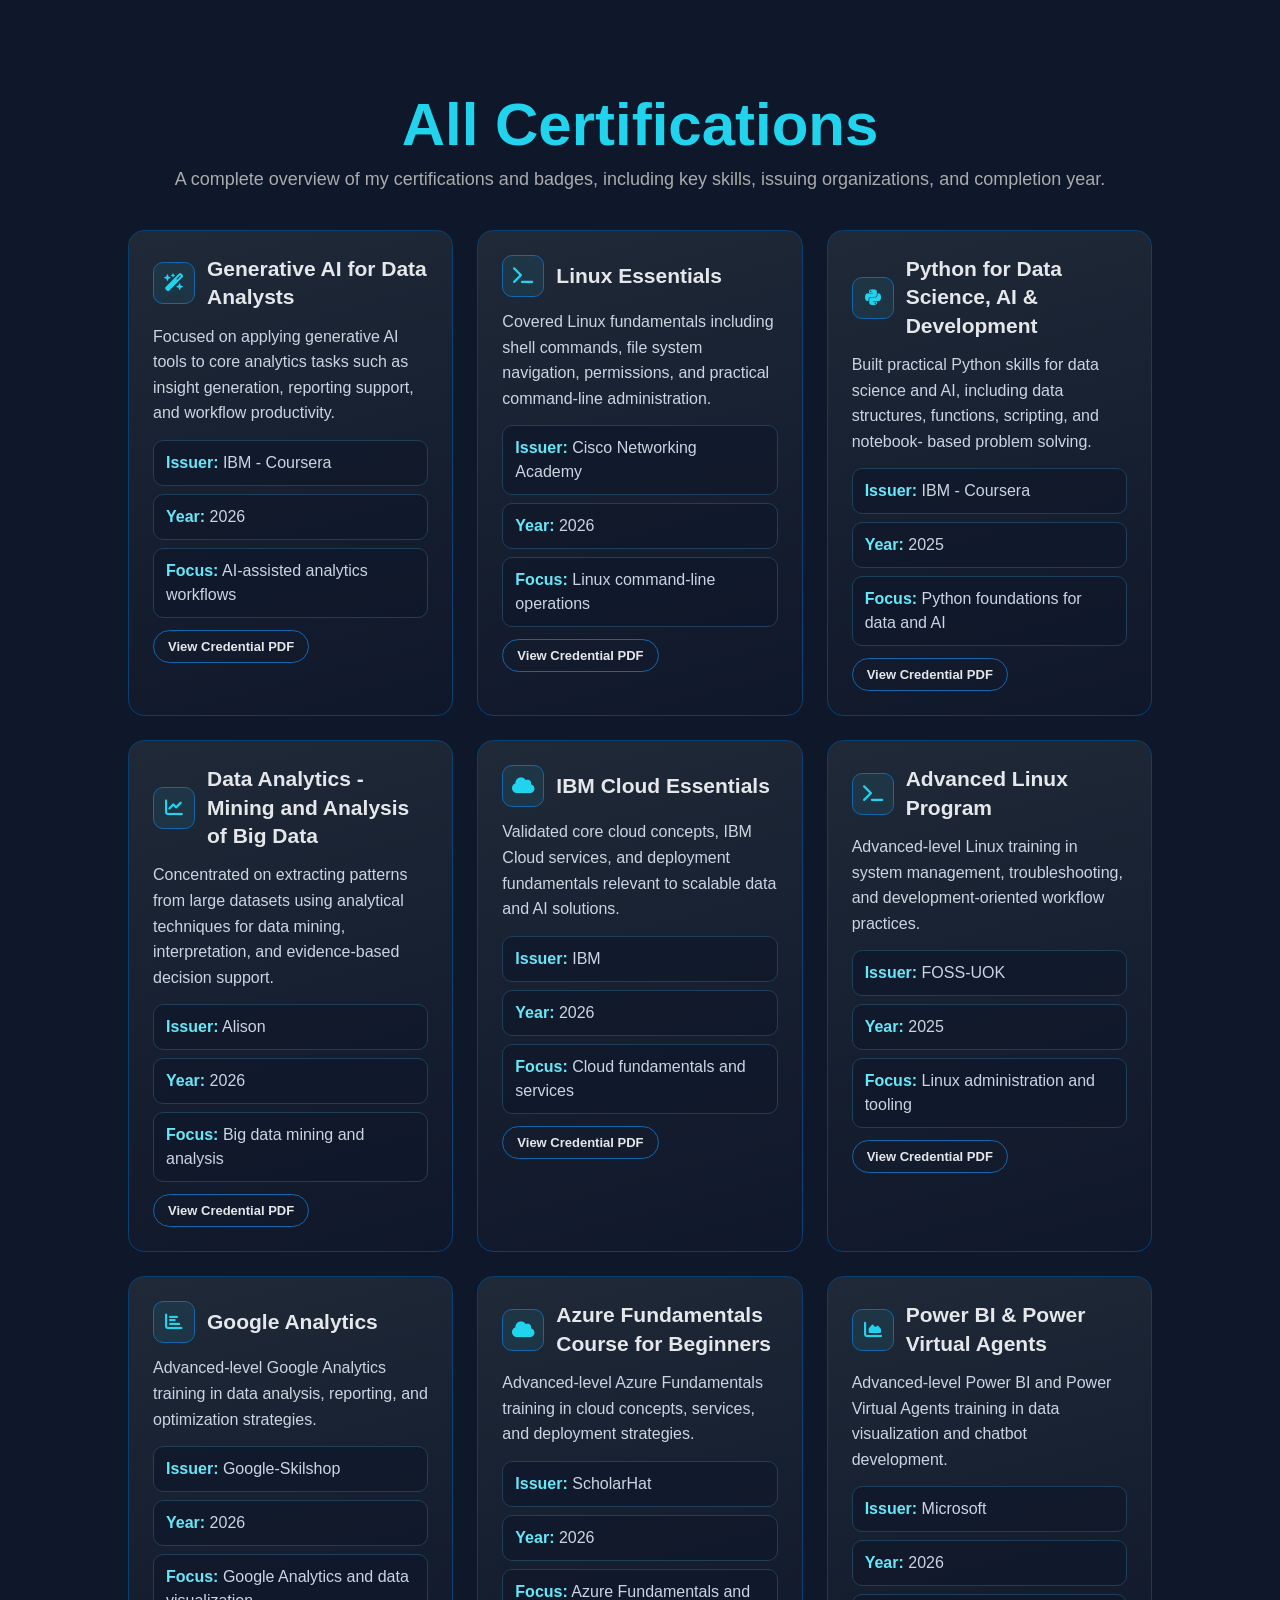
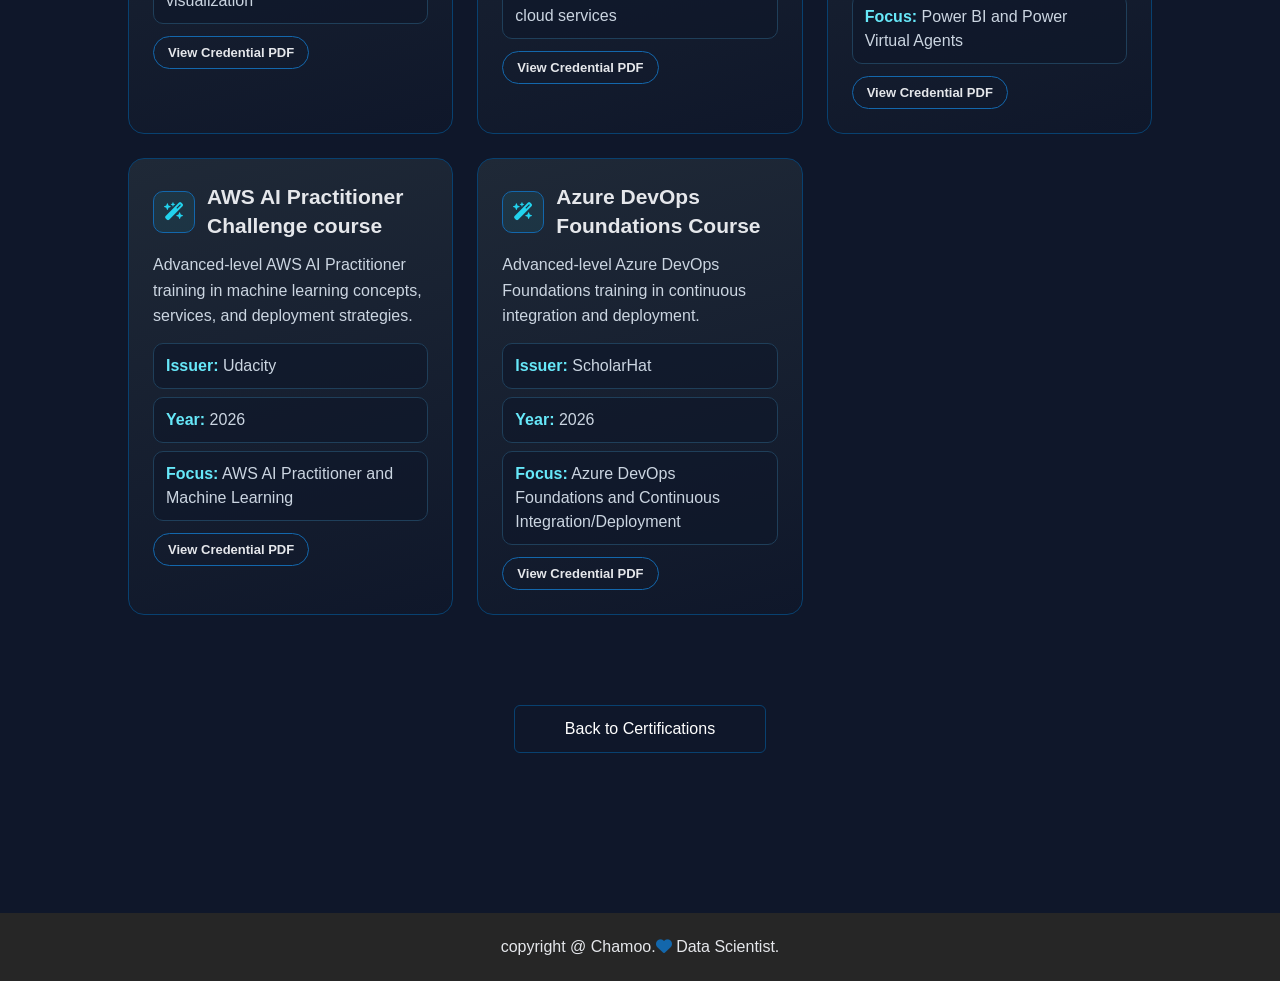
<file: certifications.html>
<!doctype html>
<html lang="en">
  <head>
    <meta charset="UTF-8" />
    <meta name="viewport" content="width=device-width, initial-scale=1.0" />
    <title>All Certifications | Chamodya Portfolio</title>
    <link rel="stylesheet" href="style.css" />
    <link
      rel="stylesheet"
      href="https://cdnjs.cloudflare.com/ajax/libs/font-awesome/6.5.1/css/all.min.css"
    />
  </head>
  <body class="works-page">
    <section id="all-certifications">
      <div class="container">
        <div class="all-works-header">
          <h1 class="sub-title">All Certifications</h1>
          <p class="all-works-subtitle">
            A complete overview of my certifications and badges, including key
            skills, issuing organizations, and completion year.
          </p>
        </div>

        <div class="detailed-work-list">
          <article class="detailed-work certificate-card">
            <div class="detailed-work-content">
              <div class="certificate-title">
                <i
                  class="fa-solid fa-wand-magic-sparkles"
                  aria-hidden="true"
                ></i>
                <h3>Generative AI for Data Analysts</h3>
              </div>
              <p>
                Focused on applying generative AI tools to core analytics tasks
                such as insight generation, reporting support, and workflow
                productivity.
              </p>
              <ul class="certificate-meta">
                <li><strong>Issuer:</strong> IBM - Coursera</li>
                <li><strong>Year:</strong> 2026</li>
                <li><strong>Focus:</strong> AI-assisted analytics workflows</li>
              </ul>
              <a
                class="credential-link"
                href="image/cer/Coursera%20data%20analytics.pdf"
                target="_blank"
                rel="noopener noreferrer"
              >
                View Credential PDF
              </a>
            </div>
          </article>

          <article class="detailed-work certificate-card">
            <div class="detailed-work-content">
              <div class="certificate-title">
                <i class="fa-solid fa-terminal" aria-hidden="true"></i>
                <h3>Linux Essentials</h3>
              </div>
              <p>
                Covered Linux fundamentals including shell commands, file system
                navigation, permissions, and practical command-line
                administration.
              </p>
              <ul class="certificate-meta">
                <li><strong>Issuer:</strong> Cisco Networking Academy</li>
                <li><strong>Year:</strong> 2026</li>
                <li><strong>Focus:</strong> Linux command-line operations</li>
              </ul>
              <a
                class="credential-link"
                href="image/cer/Linux_Essentials_certificate_wichamodya-gmail-com_d1fcda62-b8f0-4096-b018-f57a83b7edf5.pdf"
                target="_blank"
                rel="noopener noreferrer"
              >
                View Credential PDF
              </a>
            </div>
          </article>

          <article class="detailed-work certificate-card">
            <div class="detailed-work-content">
              <div class="certificate-title">
                <i class="fa-brands fa-python" aria-hidden="true"></i>
                <h3>Python for Data Science, AI & Development</h3>
              </div>
              <p>
                Built practical Python skills for data science and AI, including
                data structures, functions, scripting, and notebook- based
                problem solving.
              </p>
              <ul class="certificate-meta">
                <li><strong>Issuer:</strong> IBM - Coursera</li>
                <li><strong>Year:</strong> 2025</li>
                <li>
                  <strong>Focus:</strong> Python foundations for data and AI
                </li>
              </ul>
              <a
                class="credential-link"
                href="image/cer/Coursera%20python.pdf"
                target="_blank"
                rel="noopener noreferrer"
              >
                View Credential PDF
              </a>
            </div>
          </article>

          <article class="detailed-work certificate-card">
            <div class="detailed-work-content">
              <div class="certificate-title">
                <i class="fa-solid fa-chart-line" aria-hidden="true"></i>
                <h3>Data Analytics - Mining and Analysis of Big Data</h3>
              </div>
              <p>
                Concentrated on extracting patterns from large datasets using
                analytical techniques for data mining, interpretation, and
                evidence-based decision support.
              </p>
              <ul class="certificate-meta">
                <li><strong>Issuer:</strong> Alison</li>
                <li><strong>Year:</strong> 2026</li>
                <li><strong>Focus:</strong> Big data mining and analysis</li>
              </ul>
              <a
                class="credential-link"
                href="image/cer/Alison_Certificate-1663-56898956.pdf"
                target="_blank"
                rel="noopener noreferrer"
              >
                View Credential PDF
              </a>
            </div>
          </article>

          <article class="detailed-work certificate-card">
            <div class="detailed-work-content">
              <div class="certificate-title">
                <i class="fa-solid fa-cloud" aria-hidden="true"></i>
                <h3>IBM Cloud Essentials</h3>
              </div>
              <p>
                Validated core cloud concepts, IBM Cloud services, and
                deployment fundamentals relevant to scalable data and AI
                solutions.
              </p>
              <ul class="certificate-meta">
                <li><strong>Issuer:</strong> IBM</li>
                <li><strong>Year:</strong> 2026</li>
                <li><strong>Focus:</strong> Cloud fundamentals and services</li>
              </ul>
              <a
                class="credential-link"
                href="image/cer/IBM%20CC0103EN%20Certificate%20_%20IBM%20SkillsBuild.pdf"
                target="_blank"
                rel="noopener noreferrer"
              >
                View Credential PDF
              </a>
            </div>
          </article>

          <article class="detailed-work certificate-card">
            <div class="detailed-work-content">
              <div class="certificate-title">
                <i class="fa-solid fa-terminal" aria-hidden="true"></i>
                <h3>Advanced Linux Program</h3>
              </div>
              <p>
                Advanced-level Linux training in system management,
                troubleshooting, and development-oriented workflow practices.
              </p>
              <ul class="certificate-meta">
                <li><strong>Issuer:</strong> FOSS-UOK</li>
                <li><strong>Year:</strong> 2025</li>
                <li>
                  <strong>Focus:</strong> Linux administration and tooling
                </li>
              </ul>
              <a
                class="credential-link"
                href="image\cer\Free and Open-Source Software Community - University of Kelaniya - Advanced Linux Program - 2025-11-29.png"
                target="_blank"
                rel="noopener noreferrer"
              >
                View Credential PDF
              </a>
            </div>
          </article>
          <article class="detailed-work certificate-card">
            <div class="detailed-work-content">
              <div class="certificate-title">
                <i class="fa-solid fa-chart-bar" aria-hidden="true"></i>
                <h3>Google Analytics</h3>
              </div>
              <p>
                Advanced-level Google Analytics training in data analysis,
                reporting, and optimization strategies.
              </p>
              <ul class="certificate-meta">
                <li><strong>Issuer:</strong> Google-Skilshop</li>
                <li><strong>Year:</strong> 2026</li>
                <li>
                  <strong>Focus:</strong> Google Analytics and data
                  visualization
                </li>
              </ul>
              <a
                class="credential-link"
                href="image\cer\googleanalytics.pdf"
                target="_blank"
                rel="noopener noreferrer"
              >
                View Credential PDF
              </a>
            </div>
          </article>
          <article class="detailed-work certificate-card">
            <div class="detailed-work-content">
              <div class="certificate-title">
                <i class="fa-solid fa-cloud" aria-hidden="true"></i>
                <h3>Azure Fundamentals Course for Beginners</h3>
              </div>
              <p>
                Advanced-level Azure Fundamentals training in cloud concepts,
                services, and deployment strategies.
              </p>
              <ul class="certificate-meta">
                <li><strong>Issuer:</strong> ScholarHat</li>
                <li><strong>Year:</strong> 2026</li>
                <li>
                  <strong>Focus:</strong> Azure Fundamentals and cloud services
                </li>
              </ul>
              <a
                class="credential-link"
                href="image\cer\Azure Fundamentals Course for Beginners.pdf"
                target="_blank"
                rel="noopener noreferrer"
              >
                View Credential PDF
              </a>
            </div>
          </article>
          <article class="detailed-work certificate-card">
            <div class="detailed-work-content">
              <div class="certificate-title">
                <i class="fa-solid fa-chart-area" aria-hidden="true"></i>
                <h3>Power BI & Power Virtual Agents</h3>
              </div>
              <p>
                Advanced-level Power BI and Power Virtual Agents training in
                data visualization and chatbot development.
              </p>
              <ul class="certificate-meta">
                <li><strong>Issuer:</strong> Microsoft</li>
                <li><strong>Year:</strong> 2026</li>
                <li>
                  <strong>Focus:</strong> Power BI and Power Virtual Agents
                </li>
              </ul>
              <a
                class="credential-link"
                href="image\cer\power BI.pdf"
                target="_blank"
                rel="noopener noreferrer"
              >
                View Credential PDF
              </a>
            </div>
          </article>
          <article class="detailed-work certificate-card">
            <div class="detailed-work-content">
              <div class="certificate-title">
                <i
                  class="fa-solid fa-wand-magic-sparkles"
                  aria-hidden="true"
                ></i>
                <h3>AWS AI Practitioner Challenge course</h3>
              </div>
              <p>
                Advanced-level AWS AI Practitioner training in machine learning
                concepts, services, and deployment strategies.
              </p>
              <ul class="certificate-meta">
                <li><strong>Issuer:</strong> Udacity</li>
                <li><strong>Year:</strong> 2026</li>
                <li>
                  <strong>Focus:</strong> AWS AI Practitioner and Machine
                  Learning
                </li>
              </ul>
              <a
                class="credential-link"
                href="image/cer/AWS AI Practitioner Challenge.pdf"
                target="_blank"
                rel="noopener noreferrer"
              >
                View Credential PDF
              </a>
            </div>
          </article>
          <article class="detailed-work certificate-card">
            <div class="detailed-work-content">
              <div class="certificate-title">
                <i
                  class="fa-solid fa-wand-magic-sparkles"
                  aria-hidden="true"
                ></i>
                <h3>Azure DevOps Foundations Course</h3>
              </div>
              <p>
                Advanced-level Azure DevOps Foundations training in continuous integration and deployment.
              </p>
              <ul class="certificate-meta">
                <li><strong>Issuer:</strong> ScholarHat</li>
                <li><strong>Year:</strong> 2026</li>
                <li>
                  <strong>Focus:</strong> Azure DevOps Foundations and Continuous
                  Integration/Deployment
                </li>
              </ul>
              <a
                class="credential-link"
                href="image/cer/Azure DevOps Foundations Course.pdf"
                target="_blank"
                rel="noopener noreferrer"
              >
                View Credential PDF
              </a>
            </div>
          </article>
        </div>

        <div class="works-page-actions">
          <a href="index.html#certifications" class="btn"
            >Back to Certifications</a
          >
        </div>
      </div>
    </section>

    <div class="copyright">
      <p>
        copyright @ Chamoo.<i class="fa-solid fa-heart"></i> Data Scientist.
      </p>
    </div>
  </body>
</html>
</file>
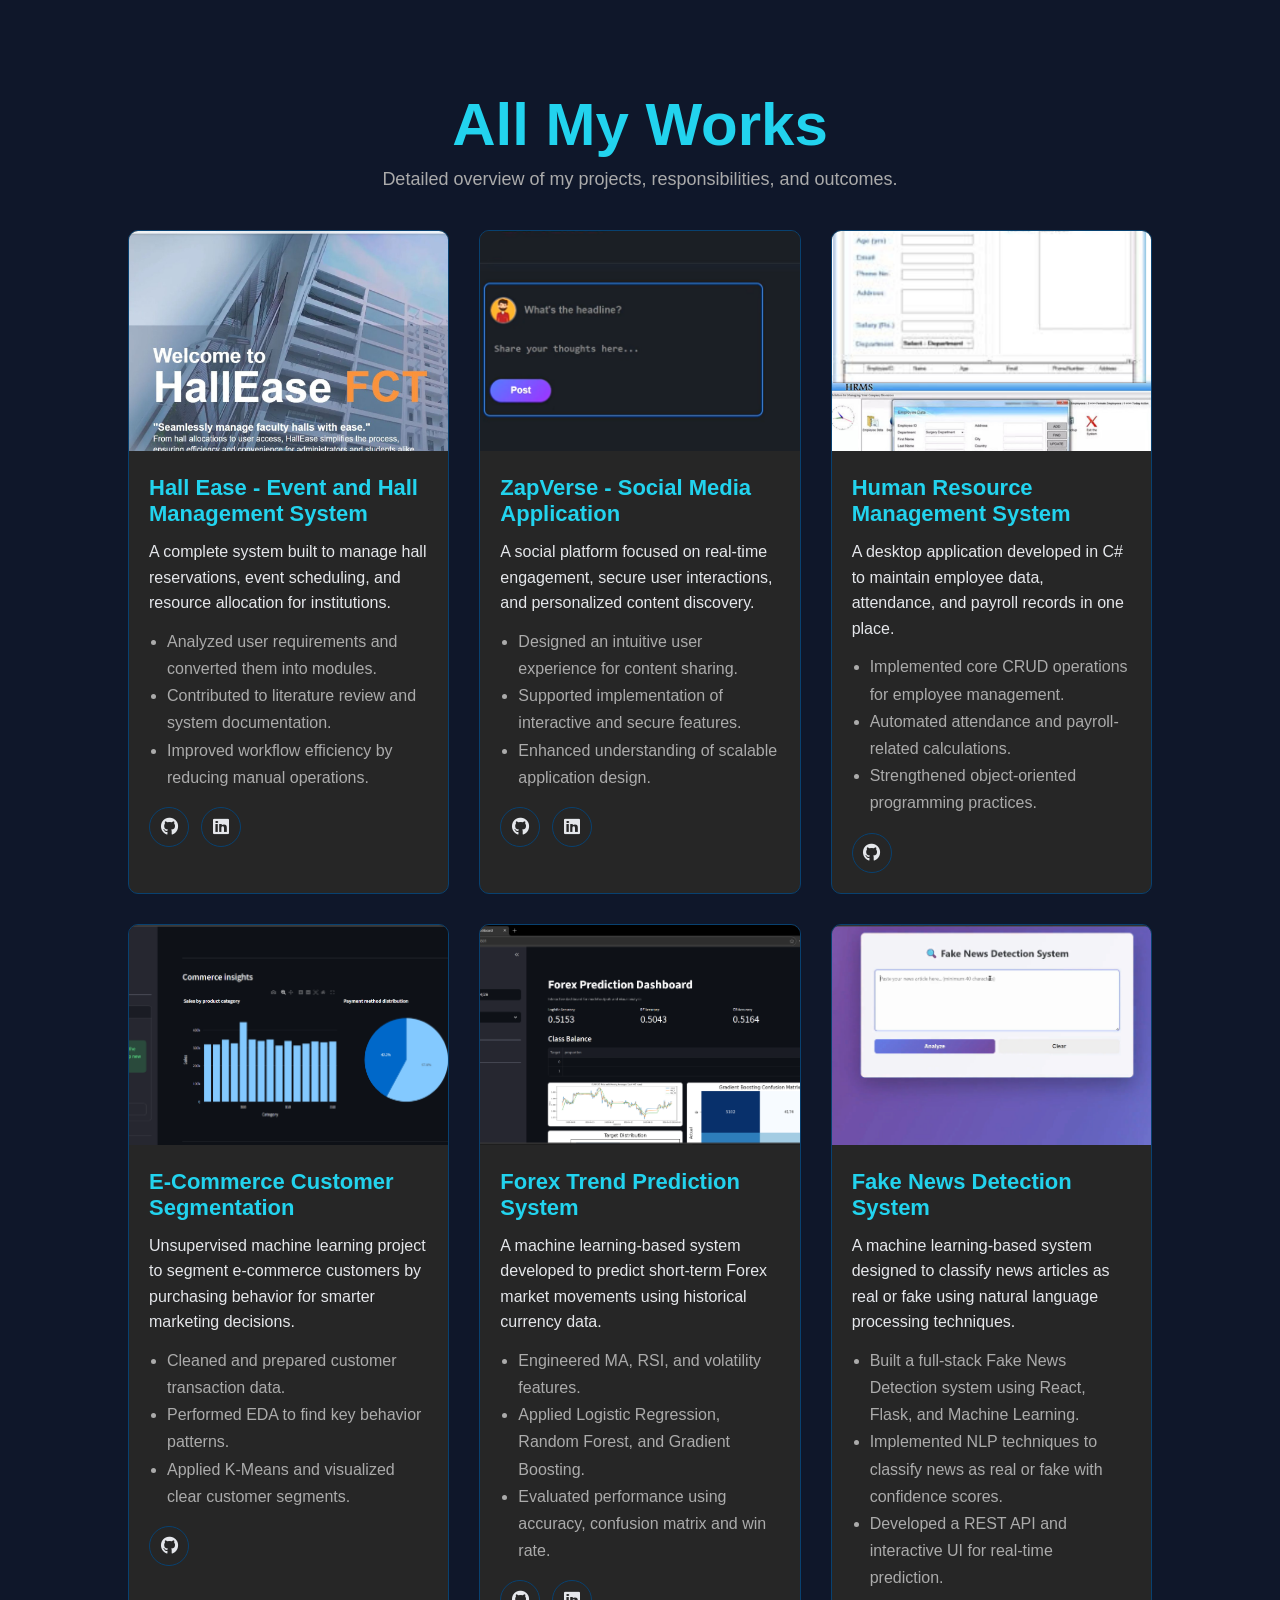
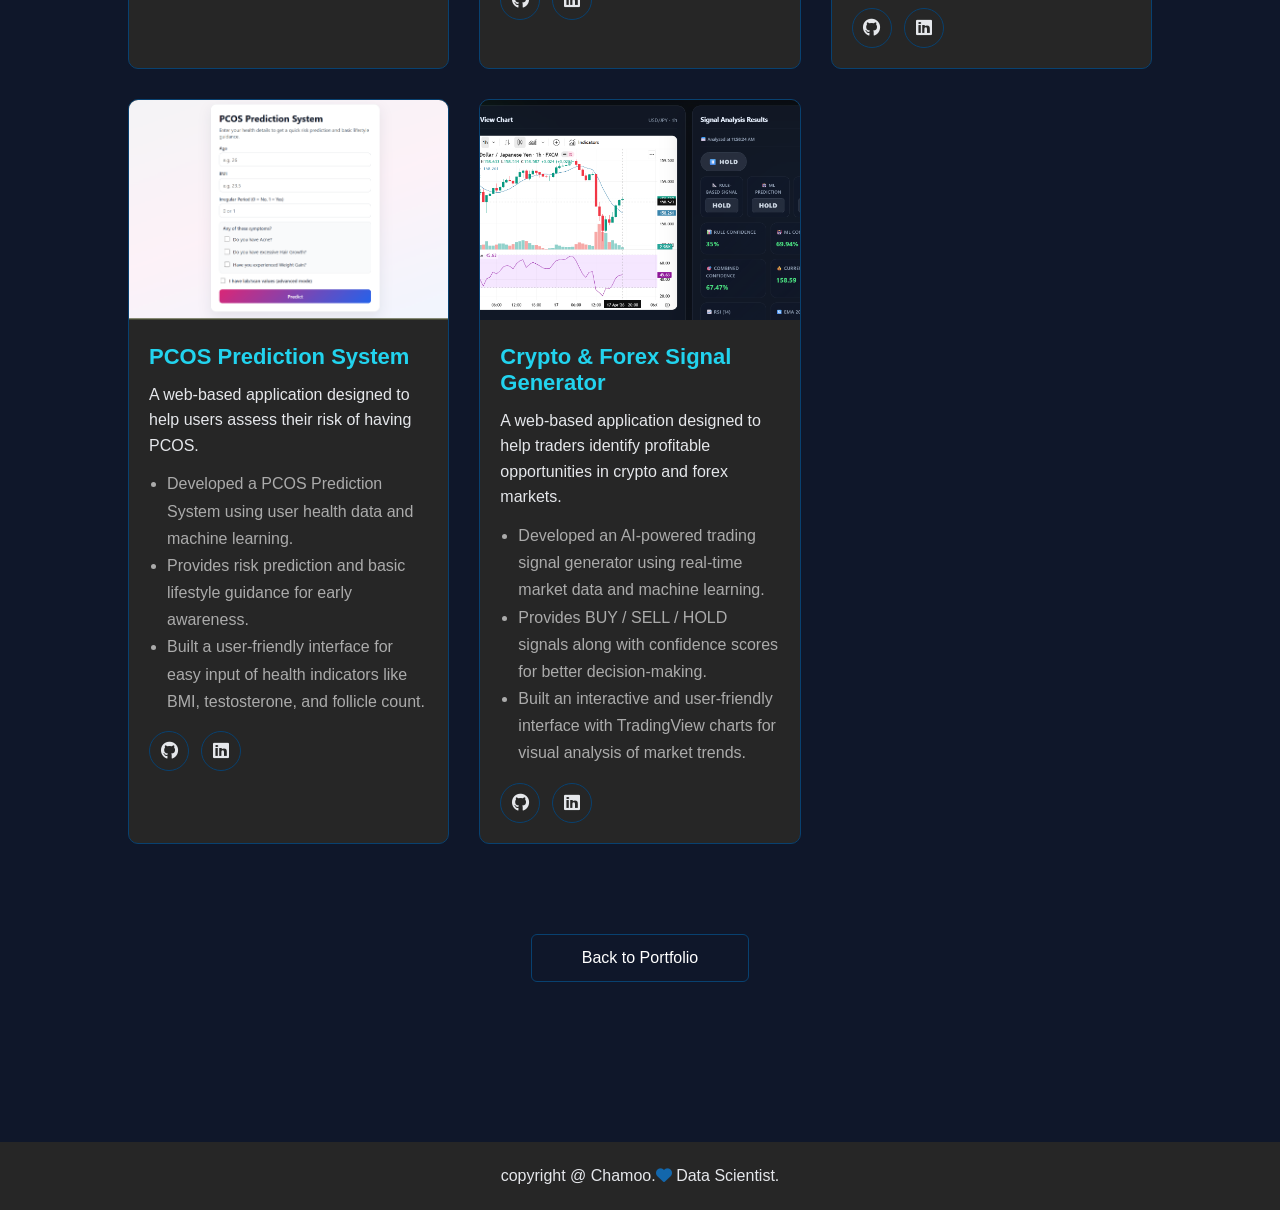
<file: works.html>
<!doctype html>
<html lang="en">
  <head>
    <meta charset="UTF-8" />
    <meta name="viewport" content="width=device-width, initial-scale=1.0" />
    <title>All Works | Chamodya Portfolio</title>
    <link rel="stylesheet" href="style.css" />
    <link
      rel="stylesheet"
      href="https://cdnjs.cloudflare.com/ajax/libs/font-awesome/6.5.1/css/all.min.css"
    />
  </head>
  <body class="works-page">
    <section id="all-works">
      <div class="container">
        <div class="all-works-header">
          <h1 class="sub-title">All My Works</h1>
          <p class="all-works-subtitle">
            Detailed overview of my projects, responsibilities, and outcomes.
          </p>
        </div>

        <div class="detailed-work-list">
          <article class="detailed-work">
            <img
              src="image/works/fctwork.jpeg"
              alt="Hall Ease project preview"
            />
            <div class="detailed-work-content">
              <h3>Hall Ease - Event and Hall Management System</h3>
              <p>
                A complete system built to manage hall reservations, event
                scheduling, and resource allocation for institutions.
              </p>
              <ul>
                <li>
                  Analyzed user requirements and converted them into modules.
                </li>
                <li>
                  Contributed to literature review and system documentation.
                </li>
                <li>
                  Improved workflow efficiency by reducing manual operations.
                </li>
              </ul>
              <div class="project-links">
                <a
                  href="https://github.com/zaplink/HallEase"
                  target="_blank"
                  rel="noopener noreferrer"
                  aria-label="Hall Ease GitHub"
                >
                  <i class="fa-brands fa-github"></i>
                </a>
                <a
                  href="https://www.linkedin.com/posts/pathumdev_hallease-nextjs-typescript-ugcPost-7353328346388185088-mzR8?utm_source=share&utm_medium=member_desktop&rcm=ACoAAEeKuV4BaNTNzHTGzPWjmJxmPUVfdl30JqU"
                  target="_blank"
                  rel="noopener noreferrer"
                  aria-label="Hall Ease LinkedIn"
                >
                  <i class="fa-brands fa-linkedin"></i>
                </a>
              </div>
            </div>
          </article>

          <article class="detailed-work">
            <img src="image/works/zapwork.png" alt="ZapVerse project preview" />
            <div class="detailed-work-content">
              <h3>ZapVerse - Social Media Application</h3>
              <p>
                A social platform focused on real-time engagement, secure user
                interactions, and personalized content discovery.
              </p>
              <ul>
                <li>
                  Designed an intuitive user experience for content sharing.
                </li>
                <li>
                  Supported implementation of interactive and secure features.
                </li>
                <li>Enhanced understanding of scalable application design.</li>
              </ul>
              <div class="project-links">
                <a
                  href="https://github.com/zaplink/ZapVerse"
                  target="_blank"
                  rel="noopener noreferrer"
                  aria-label="ZapVerse GitHub"
                >
                  <i class="fa-brands fa-github"></i>
                </a>
                <a
                  href="https://www.linkedin.com/posts/udasri-hasindu_zapverse-springboot-thymeleaf-ugcPost-7361640328073785344-BU1V?utm_source=share&utm_medium=member_desktop&rcm=ACoAAEeKuV4BaNTNzHTGzPWjmJxmPUVfdl30JqU"
                  target="_blank"
                  rel="noopener noreferrer"
                  aria-label="ZapVerse LinkedIn"
                >
                  <i class="fa-brands fa-linkedin"></i>
                </a>
              </div>
            </div>
          </article>

          <article class="detailed-work">
            <img src="image/works/hr.png" alt="HR system project preview" />
            <div class="detailed-work-content">
              <h3>Human Resource Management System</h3>
              <p>
                A desktop application developed in C# to maintain employee data,
                attendance, and payroll records in one place.
              </p>
              <ul>
                <li>
                  Implemented core CRUD operations for employee management.
                </li>
                <li>Automated attendance and payroll-related calculations.</li>
                <li>Strengthened object-oriented programming practices.</li>
              </ul>
              <div class="project-links">
                <a
                  href="https://github.com/zaplink/LinkHR"
                  target="_blank"
                  rel="noopener noreferrer"
                  aria-label="HR Management GitHub"
                >
                  <i class="fa-brands fa-github"></i>
                </a>
              </div>
            </div>
          </article>

          <article class="detailed-work">
            <img
              src="image/works/ecom.png"
              alt="Data analytics dashboard preview"
            />
            <div class="detailed-work-content">
              <h3>E-Commerce Customer Segmentation</h3>
              <p>
                Unsupervised machine learning project to segment e-commerce
                customers by purchasing behavior for smarter marketing
                decisions.
              </p>
              <ul>
                <li>Cleaned and prepared customer transaction data.</li>
                <li>Performed EDA to find key behavior patterns.</li>
                <li>Applied K-Means and visualized clear customer segments.</li>
              </ul>
              <div class="project-links">
                <a
                  href="https://github.com/FathimaNafra/ecommerce-customer-segmentation"
                  target="_blank"
                  rel="noopener noreferrer"
                  aria-label="E-Commerce Customer Segmentation GitHub"
                >
                  <i class="fa-brands fa-github"></i>
                </a>
              </div>
            </div>
          </article>

          <article class="detailed-work">
            <img
              src="image/works/forex.png"
              alt="Machine learning project preview"
            />
            <div class="detailed-work-content">
              <h3>Forex Trend Prediction System</h3>
              <p>
                A machine learning-based system developed to predict short-term
                Forex market movements using historical currency data.
              </p>
              <ul>
                <li>Engineered MA, RSI, and volatility features.</li>
                <li>
                  Applied Logistic Regression, Random Forest, and Gradient
                  Boosting.
                </li>
                <li>
                  Evaluated performance using accuracy, confusion matrix and win
                  rate.
                </li>
              </ul>
              <div class="project-links">
                <a
                  href="https://github.com/chamodyaaa/Forex-Prediction"
                  target="_blank"
                  rel="noopener noreferrer"
                  aria-label="Predictive Model GitHub"
                >
                  <i class="fa-brands fa-github"></i>
                </a>
                <a
                  href="https://www.linkedin.com/posts/chamodya-wijesuriya-a52b76295_ai-machinelearning-datascience-ugcPost-7449863881147170816-bdhc?utm_source=share&utm_medium=member_desktop&rcm=ACoAAEeKuV4BaNTNzHTGzPWjmJxmPUVfdl30JqU"
                  target="_blank"
                  rel="noopener noreferrer"
                  aria-label="Predictive Model LinkedIn"
                >
                  <i class="fa-brands fa-linkedin"></i>
                </a>
              </div>
            </div>
          </article>

          <article class="detailed-work">
            <img
              src="image/works/fakenews.png"
              alt="Cloud deployment project preview"
            />
            <div class="detailed-work-content">
              <h3>Fake News Detection System</h3>
              <p>
                A machine learning-based system designed to classify news
                articles as real or fake using natural language processing
                techniques.
              </p>
              <ul>
                <li>
                  Built a full-stack Fake News Detection system using React,
                  Flask, and Machine Learning.
                </li>
                <li>
                  Implemented NLP techniques to classify news as real or fake
                  with confidence scores.
                </li>
                <li>
                  Developed a REST API and interactive UI for real-time
                  prediction.
                </li>
              </ul>
              <div class="project-links">
                <a
                  href="https://github.com/chamodyaaa/Fake-News-Detection-System"
                  target="_blank"
                  rel="noopener noreferrer"
                  aria-label="Fake News Detection System GitHub"
                >
                  <i class="fa-brands fa-github"></i>
                </a>
                <a
                  href="https://www.linkedin.com/posts/chamodya-wijesuriya-a52b76295_machinelearning-artificialintelligence-fakenewsdetection-ugcPost-7442583065157169152-8Cu8?utm_source=share&utm_medium=member_desktop&rcm=ACoAAEeKuV4BaNTNzHTGzPWjmJxmPUVfdl30JqU"
                  target="_blank"
                  rel="noopener noreferrer"
                  aria-label="Fake News Detection System LinkedIn"
                >
                  <i class="fa-brands fa-linkedin"></i>
                </a>
              </div>
            </div>
          </article>
          <article class="detailed-work">
            <img
              src="image/works/pcos.png"
              alt="Machine learning project preview"
            />
            <div class="detailed-work-content">
              <h3>PCOS Prediction System</h3>
              <p>
                A web-based application designed to help users assess their risk
                of having PCOS.
              </p>
              <ul>
                <li>
                  Developed a PCOS Prediction System using user health data and
                  machine learning.
                </li>
                <li>
                  Provides risk prediction and basic lifestyle guidance for
                  early awareness.
                </li>
                <li>
                  Built a user-friendly interface for easy input of health
                  indicators like BMI, testosterone, and follicle count.
                </li>
              </ul>
              <div class="project-links">
                <a
                  href="https://github.com/chamodyaaa/PCOS-Prediction-System"
                  target="_blank"
                  rel="noopener noreferrer"
                  aria-label="Predictive Model GitHub"
                >
                  <i class="fa-brands fa-github"></i>
                </a>
                <a
                  href="#"
                  target="_blank"
                  rel="noopener noreferrer"
                  aria-label="Predictive Model LinkedIn"
                >
                  <i class="fa-brands fa-linkedin"></i>
                </a>
              </div>
            </div>
          </article>
          <article class="detailed-work">
            <img
              src="image/works/forex&cripto.png"
              alt="Machine learning project preview"
            />
            <div class="detailed-work-content">
              <h3>Crypto & Forex Signal Generator</h3>
              <p>
                A web-based application designed to help traders identify
                profitable opportunities in crypto and forex markets.
              </p>
              <ul>
                <li>
                  Developed an AI-powered trading signal generator using
                  real-time market data and machine learning.
                </li>
                <li>
                  Provides BUY / SELL / HOLD signals along with confidence
                  scores for better decision-making.
                </li>
                <li>
                  Built an interactive and user-friendly interface with
                  TradingView charts for visual analysis of market trends.
                </li>
              </ul>
              <div class="project-links">
                <a
                  href="https://github.com/chamodyaaa/Crypto-Forex-Signal-Generator"
                  target="_blank"
                  rel="noopener noreferrer"
                  aria-label="Predictive Model GitHub"
                >
                  <i class="fa-brands fa-github"></i>
                </a>
                <a
                  href="https://www.linkedin.com/posts/chamodya-wijesuriya-a52b76295_happy-to-be-part-of-this-project-with-fathima-ugcPost-7452977582045798402-gGVE?utm_source=share&utm_medium=member_desktop&rcm=ACoAAEeKuV4BaNTNzHTGzPWjmJxmPUVfdl30JqU"
                  target="_blank"
                  rel="noopener noreferrer"
                  aria-label="Predictive Model LinkedIn"
                >
                  <i class="fa-brands fa-linkedin"></i>
                </a>
              </div>
            </div>
          </article>
        </div>

        <div class="works-page-actions">
          <a href="index.html#portfolio" class="btn">Back to Portfolio</a>
        </div>
      </div>
    </section>

    <div class="copyright">
      <p>
        copyright @ Chamoo.<i class="fa-solid fa-heart"></i> Data Scientist.
      </p>
    </div>
  </body>
</html>
</file>
<file: style.css>
* {
  margin: 0;
  padding: 0;
  font-family: "Popping", sans-serif;
  box-sizing: border-box;
}
html {
  scroll-behavior: smooth;
}
:root {
  --screen-height: 100vh;
}
@supports (height: 100svh) {
  :root {
    --screen-height: 100svh;
  }
}
body {
  background: #0f172a;
  color: #e5e7eb;
}

body.works-page {
  min-height: var(--screen-height);
  display: flex;
  flex-direction: column;
}
img {
  max-width: 100%;
}
/* rgba(100,25,67,.827) */
#header {
  width: 100%;
  height: auto;
  min-height: var(--screen-height);
  /* background-image: url(image/1st___background.png); */
  background-size: cover;
  background-position: center;
}
.container {
  padding: 10px 10%;
}
nav {
  display: flex;
  align-items: center;
  justify-content: space-between;
  flex-wrap: wrap;
}
.logo {
  width: 100px;
}
nav ul li {
  display: inline-block;
  list-style: none;
  margin: 10px 20px;
}
nav ul li a {
  color: #fff;
  text-decoration: none;
  font-size: 18px;
  position: relative;
}
nav ul li a::after {
  content: "";
  width: 0;
  height: 3px;
  background: #3bd5ec;
  position: absolute;
  left: 0;
  bottom: -6px;
  transition: 0.5s;
}
nav ul li a:hover::after {
  width: 100%;
}
.header-text {
  font-size: 30px;
  display: flex;
}
.header-text h1 {
  font-size: 60px;
  margin-top: 10px;
}
.hi {
  font-size: 25px;
  color: #3bd5ec;
}
.header-text h1 span {
  color: #ffffff;
}
.typed-subtitle {
  min-height: 1.5em;
}
#typing-subtitle {
  background: linear-gradient(
    90deg,
    #44dbef,
    #06b6d4,
    #22d3ee,
    #3b82f6,
    #0b0ea8,
    #44dbef
  );
  background-size: 250% auto;
  -webkit-background-clip: text;
  background-clip: text;
  color: transparent;
  animation: rainbow-text 3.5s linear infinite;
}
#typing-subtitle-cursor {
  color: #22d3ee;
  animation: blink-cursor 0.8s step-end infinite;
}
.des {
  font-size: 20px;
}
.header-col-1 {
  flex-basis: 70%;
  align-items: center;
  margin-top: 20%;
}
.header-col-2 {
  flex-basis: 45%;
}
.header-col-2 img {
  margin-top: 18%;
  height: 370px;
  width: 370px;
  background-position: 50%;
  border: 3px solid white;
  border-radius: 60% 40% 30% 70%/60% 30% 70% 40%;
  position: relative;
  box-shadow: 0 0 35px rgba(213, 121, 255, 0.67);
  animation: ima 8s ease-in-out infinite;
}
/*------about-------*/
#about {
  padding: 60px 0;
  color: #ababab;
  width: 100%;
  height: auto;
  min-height: var(--screen-height);
  background-image: url(image/2nd_back.png);
  background-size: cover;
  background-position: center;
}
.row {
  display: flex;
  justify-content: space-between;
  flex-wrap: wrap;
}
#about .row {
  align-items: center;
  gap: 34px;
}

.about-col-1 {
  flex-basis: 35%;
  align-items: center;
}
.about-col-1 img {
  margin-top: 20px;
  height: 370px;
  width: 370px;
  background-position: 50%;
  border: 3px solid white;
  border-radius: 60% 40% 30% 70%/60% 30% 70% 40%;
  position: relative;
  box-shadow: 0 0 35px rgba(213, 121, 255, 0.67);
  animation: ima 8s ease-in-out infinite;
}
@keyframes ima {
  0% {
    border-radius: 60% 40% 30% 70%/60% 30% 70% 40%;
  }
  50% {
    border-radius: 30% 60% 70% 40%/50% 60% 30% 60%;
  }
  100% {
    border-radius: 60% 40% 30% 70%/60% 30% 70% 40%;
  }
}
@keyframes blink-cursor {
  50% {
    opacity: 0;
  }
}
@keyframes rainbow-text {
  to {
    background-position: 250% center;
  }
}

.about-col-2 {
  flex-basis: 60%;
  background: linear-gradient(
    160deg,
    rgba(17, 24, 39, 0.88),
    rgba(15, 23, 42, 0.84)
  );
  border: 1px solid #084170;
  border-radius: 18px;
  padding: 28px;
  box-shadow: 0 12px 30px rgba(2, 12, 27, 0.35);
}
.about-summary {
  color: #cbd5e1;
  line-height: 1.8;
  font-size: 17px;
  max-width: 62ch;
}
.sub-title {
  font-size: 60px;
  font-weight: 600;
  color: #22d3ee;
}
.tab-titles {
  display: flex;
  margin: 28px 0 26px;
  flex-wrap: wrap;
  gap: 12px;
}
.tab-links {
  margin-right: 0;
  font-size: 15px;
  font-weight: 600;
  color: #cbd5e1;
  background: rgba(19, 103, 172, 0.16);
  border: 1px solid #084170;
  border-radius: 999px;
  padding: 10px 18px;
  cursor: pointer;
  position: relative;
  transition:
    color 0.3s,
    background 0.3s,
    border-color 0.3s,
    transform 0.3s;
}
.tab-links::after {
  content: none;
}
.tab-links:hover {
  color: #e5e7eb;
  border-color: #22d3ee;
  transform: translateY(-2px);
}
.tab-links.active-link {
  color: #0f172a;
  background: #22d3ee;
  border-color: #22d3ee;
  box-shadow: 0 6px 16px rgba(34, 211, 238, 0.25);
}
.tab-contents ul li {
  list-style: none;
  margin: 0;
  background: rgba(15, 23, 42, 0.75);
  border: 1px solid #1f3f5a;
  border-radius: 12px;
  padding: 14px 16px;
  line-height: 1.7;
  color: #cbd5e1;
  transition:
    transform 0.3s,
    border-color 0.3s,
    background 0.3s;
}
.tab-contents ul li:hover {
  transform: translateY(-3px);
  border-color: #22d3ee;
  background: rgba(2, 132, 199, 0.12);
}
.tab-contents ul li span {
  color: #67e8f9;
  font-size: 15px;
  font-weight: 600;
  display: inline-block;
  margin-bottom: 4px;
}
.tab-contents {
  display: none;
  animation: fade-in-up 0.35s ease;
}
.tab-contents.active-tab {
  display: block;
}
.tab-contents ul {
  display: grid;
  gap: 12px;
}
@keyframes fade-in-up {
  from {
    opacity: 0;
    transform: translateY(8px);
  }
  to {
    opacity: 1;
    transform: translateY(0);
  }
}
/*---------Services--------*/
#services {
  padding: 30px 0;
  min-height: var(--screen-height);
}
.services-list {
  display: grid;
  grid-template-columns: repeat(auto-fit, minmax(270px, 1fr));
  grid-gap: 28px;
  margin-top: 50px;
}
.services-list > div {
  background: linear-gradient(160deg, #1f2937 0%, #111827 100%);
  border: 1px solid #084170;
  padding: 30px;
  font-size: 15px;
  font-weight: 400;
  border-radius: 16px;
  position: relative;
  overflow: hidden;
  display: flex;
  flex-direction: column;
  transition:
    transform 0.35s,
    border-color 0.35s,
    box-shadow 0.35s;
}
.services-list > div::before {
  content: "";
  position: absolute;
  top: 0;
  left: 0;
  width: 100%;
  height: 4px;
  background: linear-gradient(90deg, #22d3ee, #3b82f6);
}
.services-list > div i {
  width: 58px;
  height: 58px;
  border-radius: 14px;
  border: 1px solid #1367ac;
  color: #22d3ee;
  background: rgba(34, 211, 238, 0.08);
  display: inline-flex;
  align-items: center;
  justify-content: center;
  font-size: 24px;
  margin-bottom: 20px;
}
.services-list > div h2 {
  font-size: 24px;
  line-height: 1.3;
  font-weight: 600;
  color: #e5e7eb;
  margin-bottom: 14px;
}
.services-list > div p {
  color: #cbd5e1;
  line-height: 1.65;
}
.services-list > div p strong {
  color: #67e8f9;
  font-weight: 600;
}
.services-list > div a {
  margin-top: auto;
  align-self: flex-start;
  text-decoration: none;
  color: #e5e7eb;
  font-size: 13px;
  font-weight: 600;
  letter-spacing: 0.3px;
  display: inline-flex;
  align-items: center;
  gap: 8px;
  padding: 10px 16px;
  border-radius: 999px;
  border: 1px solid #1367ac;
  background: rgba(19, 103, 172, 0.15);
  transition:
    background 0.35s,
    color 0.35s,
    border-color 0.35s,
    transform 0.35s;
}
.services-list > div a::after {
  content: "→";
}
.services-list > div:hover {
  transform: translateY(-8px);
  border-color: #22d3ee;
  box-shadow: 0 12px 28px rgba(34, 211, 238, 0.16);
}
.services-list > div:hover a {
  background: #22d3ee;
  color: #0f172a;
  border-color: #22d3ee;
  transform: translateY(-1px);
}
/*---------Portfolio-----------*/
#portfolio {
  padding: 10px 0;
  min-height: var(--screen-height);
}
.work-list {
  display: grid;
  grid-template-columns: repeat(auto-fit, minmax(250px, 1fr));
  grid-gap: 40px;
  margin-top: 50px;
  /* height: 400px; */
}
.work {
  border-radius: 10px;
  position: relative;
  overflow: hidden;
}
.work img {
  width: 100%;
  border-radius: 10px;
  display: block;
  transition: transform 0.5s;
}
.layer {
  width: 100%;
  height: 0;
  background: linear-gradient(rgba(0, 0, 0, 0.6), #6fc5df);
  border-radius: 10px;
  position: absolute;
  left: 0;
  bottom: 0;
  overflow: hidden;
  display: flex;
  align-items: center;
  justify-content: center;
  flex-direction: column;
  padding: 0 40px;
  text-align: center;
  font-size: 14px;
  transition: height 0.5s;
}
.layer h3 {
  font-weight: 500;
  margin-bottom: 20px;
}
.layer a {
  margin-top: 20px;
  color: #17404c;
  text-decoration: none;
  font-size: 18px;
  line-height: 60px;
  background: #fff;
  width: 60px;
  height: 60px;
  border-radius: 50%;
  text-align: center;
}
.work:hover img {
  transform: scale(1.1);
}
.work:hover .layer {
  height: 100%;
}
.btn {
  display: block;
  margin: 50px auto;
  width: fit-content;
  border: 1px solid #084170;
  padding: 14px 50px;
  border-radius: 6px;
  text-decoration: none;
  color: #fff;
  transition: background 0.5s;
}
.btn:hover {
  background: #6fc5df;
}

/*---------Certifications-----------*/
#certifications {
  padding: 60px 0;
  min-height: var(--screen-height);
}

.certifications-intro {
  margin-top: 14px;
  color: #cbd5e1;
  max-width: 68ch;
  line-height: 1.7;
}

.certifications-list {
  margin-top: 34px;
  display: grid;
  grid-template-columns: repeat(auto-fit, minmax(260px, 1fr));
  gap: 24px;
}

.certifications-actions {
  display: flex;
  justify-content: center;
  margin-top: 38px;
}

.cert-card {
  background: linear-gradient(165deg, #1f2937 0%, #0f172a 100%);
  border: 1px solid #084170;
  border-radius: 16px;
  padding: 24px;
  transition:
    transform 0.35s,
    border-color 0.35s,
    box-shadow 0.35s;
}

.cert-card i {
  width: 52px;
  height: 52px;
  border-radius: 12px;
  border: 1px solid #1367ac;
  display: inline-flex;
  align-items: center;
  justify-content: center;
  color: #22d3ee;
  background: rgba(34, 211, 238, 0.08);
  font-size: 22px;
  margin-bottom: 16px;
}

.cert-card h3 {
  color: #e5e7eb;
  font-size: 22px;
  margin-bottom: 12px;
}

.cert-card p {
  color: #cbd5e1;
  line-height: 1.7;
  margin-bottom: 4px;
}

.cert-card p strong {
  color: #67e8f9;
}

.cert-card a {
  display: inline-flex;
  align-items: center;
  gap: 6px;
  margin-top: 14px;
  text-decoration: none;
  color: #e5e7eb;
  border: 1px solid #1367ac;
  border-radius: 999px;
  padding: 8px 14px;
  font-size: 13px;
  font-weight: 600;
  transition:
    background 0.35s,
    color 0.35s,
    border-color 0.35s;
}

.cert-card a::after {
  content: "↗";
}

.cert-card:hover {
  transform: translateY(-7px);
  border-color: #22d3ee;
  box-shadow: 0 14px 28px rgba(34, 211, 238, 0.16);
}

.cert-card:hover a {
  background: #22d3ee;
  color: #0f172a;
  border-color: #22d3ee;
}

#all-certifications {
  padding: 80px 0;
  min-height: var(--screen-height);
}

body.works-page #all-certifications {
  min-height: auto;
  flex: 1;
}

#all-certifications .certifications-list {
  margin-top: 30px;
}

#all-certifications .cert-card {
  height: 100%;
}

#all-certifications .detailed-work-list {
  grid-template-columns: repeat(auto-fit, minmax(300px, 1fr));
  gap: 24px;
}

#all-certifications .detailed-work {
  background: linear-gradient(165deg, #1f2937 0%, #0f172a 100%);
  border-radius: 16px;
  border: 1px solid #084170;
}

#all-certifications .detailed-work-content {
  padding: 24px;
}

#all-certifications .certificate-title {
  display: flex;
  align-items: center;
  gap: 12px;
  margin-bottom: 12px;
}

#all-certifications .certificate-title i {
  width: 42px;
  height: 42px;
  border-radius: 10px;
  border: 1px solid #1367ac;
  color: #22d3ee;
  background: rgba(34, 211, 238, 0.08);
  display: inline-flex;
  align-items: center;
  justify-content: center;
  font-size: 18px;
  flex-shrink: 0;
}

#all-certifications .detailed-work-content h3 {
  margin: 0;
  color: #e5e7eb;
  font-size: 21px;
  line-height: 1.35;
}

#all-certifications .detailed-work-content p {
  color: #cbd5e1;
  margin-bottom: 14px;
}

#all-certifications .certificate-meta {
  list-style: none;
  padding: 0;
  margin: 0;
  display: grid;
  gap: 8px;
}

#all-certifications .certificate-meta li {
  padding: 10px 12px;
  border-radius: 10px;
  border: 1px solid #1f3f5a;
  background: rgba(15, 23, 42, 0.7);
  color: #cbd5e1;
  line-height: 1.5;
}

#all-certifications .certificate-meta li strong {
  color: #67e8f9;
}

#all-certifications .credential-note {
  margin-top: 12px;
  margin-bottom: 0;
  font-size: 14px;
  color: #9ca3af;
  font-style: italic;
}

#all-certifications .credential-link {
  display: inline-flex;
  align-items: center;
  margin-top: 12px;
  text-decoration: none;
  color: #e5e7eb;
  border: 1px solid #1367ac;
  border-radius: 999px;
  padding: 8px 14px;
  font-size: 13px;
  font-weight: 600;
  transition:
    background 0.35s,
    color 0.35s,
    border-color 0.35s,
    transform 0.3s;
}

#all-certifications .credential-link:hover {
  background: #22d3ee;
  color: #0f172a;
  border-color: #22d3ee;
  transform: translateY(-2px);
}

/*---------All works page-----------*/
#all-works {
  padding: 80px 0;
  min-height: var(--screen-height);
}

body.works-page #all-works {
  min-height: auto;
  flex: 1;
}

#contact {
  min-height: var(--screen-height);
  display: flex;
  flex-direction: column;
  justify-content: space-between;
}

.all-works-header {
  text-align: center;
  margin-bottom: 40px;
}

.project-links {
  margin-top: 16px;
  display: flex;
  gap: 12px;
}

.project-links a {
  width: 40px;
  height: 40px;
  border-radius: 50%;
  border: 1px solid #084170;
  color: #e5e7eb;
  text-decoration: none;
  display: inline-flex;
  align-items: center;
  justify-content: center;
  font-size: 18px;
  transition:
    background 0.4s,
    color 0.4s,
    transform 0.3s,
    border-color 0.4s;
}

.project-links a:hover {
  background: #6fc5df;
  color: #0f172a;
  border-color: #22d3ee;
  transform: translateY(-3px);
}

.all-works-subtitle {
  color: #ababab;
  font-size: 18px;
  margin-top: 10px;
}

.detailed-work-list {
  display: grid;
  grid-template-columns: repeat(auto-fit, minmax(280px, 1fr));
  gap: 30px;
}

.detailed-work {
  background: #262626;
  border-radius: 10px;
  overflow: hidden;
  border: 1px solid #084170;
  transition:
    transform 0.35s,
    border-color 0.35s,
    box-shadow 0.35s;
}

.detailed-work img {
  width: 100%;
  height: 220px;
  object-fit: cover;
  transition: transform 0.45s;
}

.detailed-work:hover {
  transform: translateY(-8px);
  border-color: #22d3ee;
  box-shadow: 0 0 25px rgba(34, 211, 238, 0.25);
}

.detailed-work:hover img {
  transform: scale(1.06);
}

.detailed-work-content {
  padding: 20px;
}

.detailed-work-content h3 {
  color: #22d3ee;
  margin-bottom: 12px;
  font-size: 22px;
}

.detailed-work-content p {
  color: #e5e7eb;
  line-height: 1.6;
  margin-bottom: 12px;
}

.detailed-work-content ul {
  padding-left: 18px;
  color: #ababab;
  line-height: 1.7;
}

.works-page-actions {
  display: flex;
  justify-content: center;
  margin-top: 40px;
}

.works-page-actions .btn {
  transition:
    background 0.5s,
    transform 0.3s;
}

.works-page-actions .btn:hover {
  transform: translateY(-3px);
}
/*---------contact--------*/
.contact-left {
  flex-basis: 35%;
}
.contact-right {
  flex-basis: 60%;
}
.contact-left p {
  margin-top: 30px;
}
.contact-left p i {
  color: #1367ac;
  margin-right: 15px;
  font-size: 25px;
}
.social-icons {
  margin-top: 30px;
}
.social-icons a {
  text-decoration: none;
  font-size: 30px;
  margin-right: 15px;
  color: #ababab;
  display: inline-block;
  transition: transform 0.5s;
}
.social-icons a:hover {
  color: #3bd5ec;
  transform: translateY(-5px);
}
.btn.btn2 {
  display: inline-block;
  background: #1367ac;
  transition:
    background 0.5s,
    transform 0.3s,
    box-shadow 0.3s;
}
.contact-left .btn2:hover,
.contact-right form .btn2:hover {
  transform: translateY(-5px);
  box-shadow: 0 10px 18px rgba(19, 103, 172, 0.35);
}
.contact-right form {
  width: 100%;
}
form input,
form textarea {
  width: 100%;
  border: 0;
  outline: none;
  background: #262626;
  padding: 15px;
  margin: 15px 0;
  color: #fff;
  font-size: 18px;
  border-radius: 6px;
}
form .btn2 {
  padding: 14px 60px;
  font-size: 18px;
  margin-top: 20px;
  cursor: pointer;
}
.copyright {
  width: 100%;
  text-align: center;
  padding: 25px 0;
  background: #262626;
  font-weight: 300;
  margin-top: 20px;
}
.copyright i {
  color: #1367ac;
}
/*------------css for small screen-------*/
nav .fas {
  display: none;
}
@media only screen and (max-width: 900px) {
  .container {
    padding: 10px 8%;
  }
  #header,
  #about {
    height: auto;
    min-height: var(--screen-height);
  }
  .header-text {
    font-size: 24px;
    gap: 20px;
  }
  .header-text h1 {
    font-size: 46px;
  }
  .header-col-1 {
    margin-top: 10%;
  }
  .header-col-2 img,
  .about-col-1 img {
    width: min(42vw, 320px);
    height: min(42vw, 320px);
  }
  .sub-title {
    font-size: 50px;
  }
  .about-col-1,
  .about-col-2,
  .contact-left,
  .contact-right {
    flex-basis: 100%;
  }
  .about-col-2 {
    padding: 24px;
  }
  .about-col-1,
  .contact-left {
    margin-bottom: 30px;
  }
  .services-list,
  .work-list,
  .certifications-list {
    grid-template-columns: repeat(2, minmax(220px, 1fr));
    grid-gap: 28px;
  }
  .layer {
    padding: 0 24px;
  }
}
@media only screen and (max-width: 600px) {
  #header {
    height: auto;
    min-height: var(--screen-height);
  }
  .container {
    padding: 10px 6%;
  }
  .logo {
    width: 80px;
  }
  .header-text {
    margin-top: 20px;
    font-size: 16px;
    flex-direction: column;
    align-items: center;
    text-align: center;
    gap: 20px;
  }
  .header-text h1 {
    font-size: 30px;
  }
  .header-col-1 {
    margin-top: 0;
  }
  .header-col-2 {
    display: flex;
    justify-content: center;
  }
  .header-col-2 img {
    margin-top: 0;
    width: min(75vw, 280px);
    height: min(75vw, 280px);
  }
  nav .fas {
    display: block;
    font-size: 25px;
  }
  nav ul {
    background: #076604;
    position: fixed;
    top: 0;
    right: -220px;
    width: 220px;
    height: 100vh;
    padding-top: 50px;
    z-index: 2;
    transition: right 0.5s;
  }
  nav ul li {
    display: block;
    margin: 25px;
  }
  nav ul .fas {
    position: absolute;
    top: 25px;
    left: 25px;
    cursor: pointer;
  }
  .sub-title {
    font-size: 40px;
  }
  #about {
    height: auto;
    padding: 50px 0;
  }
  .header-col-1,
  .header-col-2 {
    flex-basis: 100%;
  }
  .about-col-1,
  .about-col-2 {
    flex-basis: 100%;
  }
  .about-col-1 {
    margin-bottom: 24px;
    display: flex;
    justify-content: center;
  }
  .about-col-1 img {
    margin-top: 0;
    width: min(75vw, 280px);
    height: min(75vw, 280px);
  }
  .about-col-2 {
    font-size: 15px;
    line-height: 1.6;
    padding: 20px;
    border-radius: 14px;
  }
  .about-summary {
    font-size: 15px;
    line-height: 1.7;
  }
  .tab-titles {
    gap: 10px;
    margin: 20px 0 24px;
  }
  .tab-links {
    font-size: 14px;
    padding: 8px 14px;
  }
  #services,
  #certifications,
  #portfolio,
  #contact {
    padding: 40px 0;
  }
  .services-list,
  .work-list,
  .certifications-list {
    grid-template-columns: 1fr;
    grid-gap: 22px;
    margin-top: 30px;
  }
  .cert-card {
    padding: 20px;
  }

  #all-certifications .detailed-work-content {
    padding: 20px;
  }

  #all-certifications .detailed-work-content h3 {
    font-size: 19px;
  }

  #all-certifications .certificate-title i {
    width: 38px;
    height: 38px;
    font-size: 16px;
  }

  .cert-card h3 {
    font-size: 20px;
  }
  .services-list > div {
    padding: 24px;
  }
  .services-list > div h2 {
    font-size: 24px;
  }
  .services-list > div i {
    width: 50px;
    height: 50px;
    font-size: 20px;
    margin-bottom: 18px;
  }
  .layer {
    padding: 0 18px;
    font-size: 13px;
  }
  .layer h3 {
    margin-bottom: 12px;
    font-size: 18px;
  }
  .layer a {
    width: 46px;
    height: 46px;
    line-height: 46px;
    font-size: 16px;
  }
  .btn {
    padding: 12px 36px;
  }
  .contact-left,
  .contact-right {
    flex-basis: 100%;
  }
  .contact-left p {
    margin-top: 20px;
  }
  .contact-left p i {
    font-size: 20px;
  }
  .social-icons a {
    font-size: 24px;
  }
  form input,
  form textarea,
  form .btn2 {
    font-size: 16px;
  }
  form .btn2 {
    width: 100%;
    padding: 12px 20px;
  }
  .copyright {
    font-size: 14px;
    padding: 18px 10px;
  }
}
#msg {
  color: #61b752;
  margin-top: -40px;
  display: block;
}
</file>
